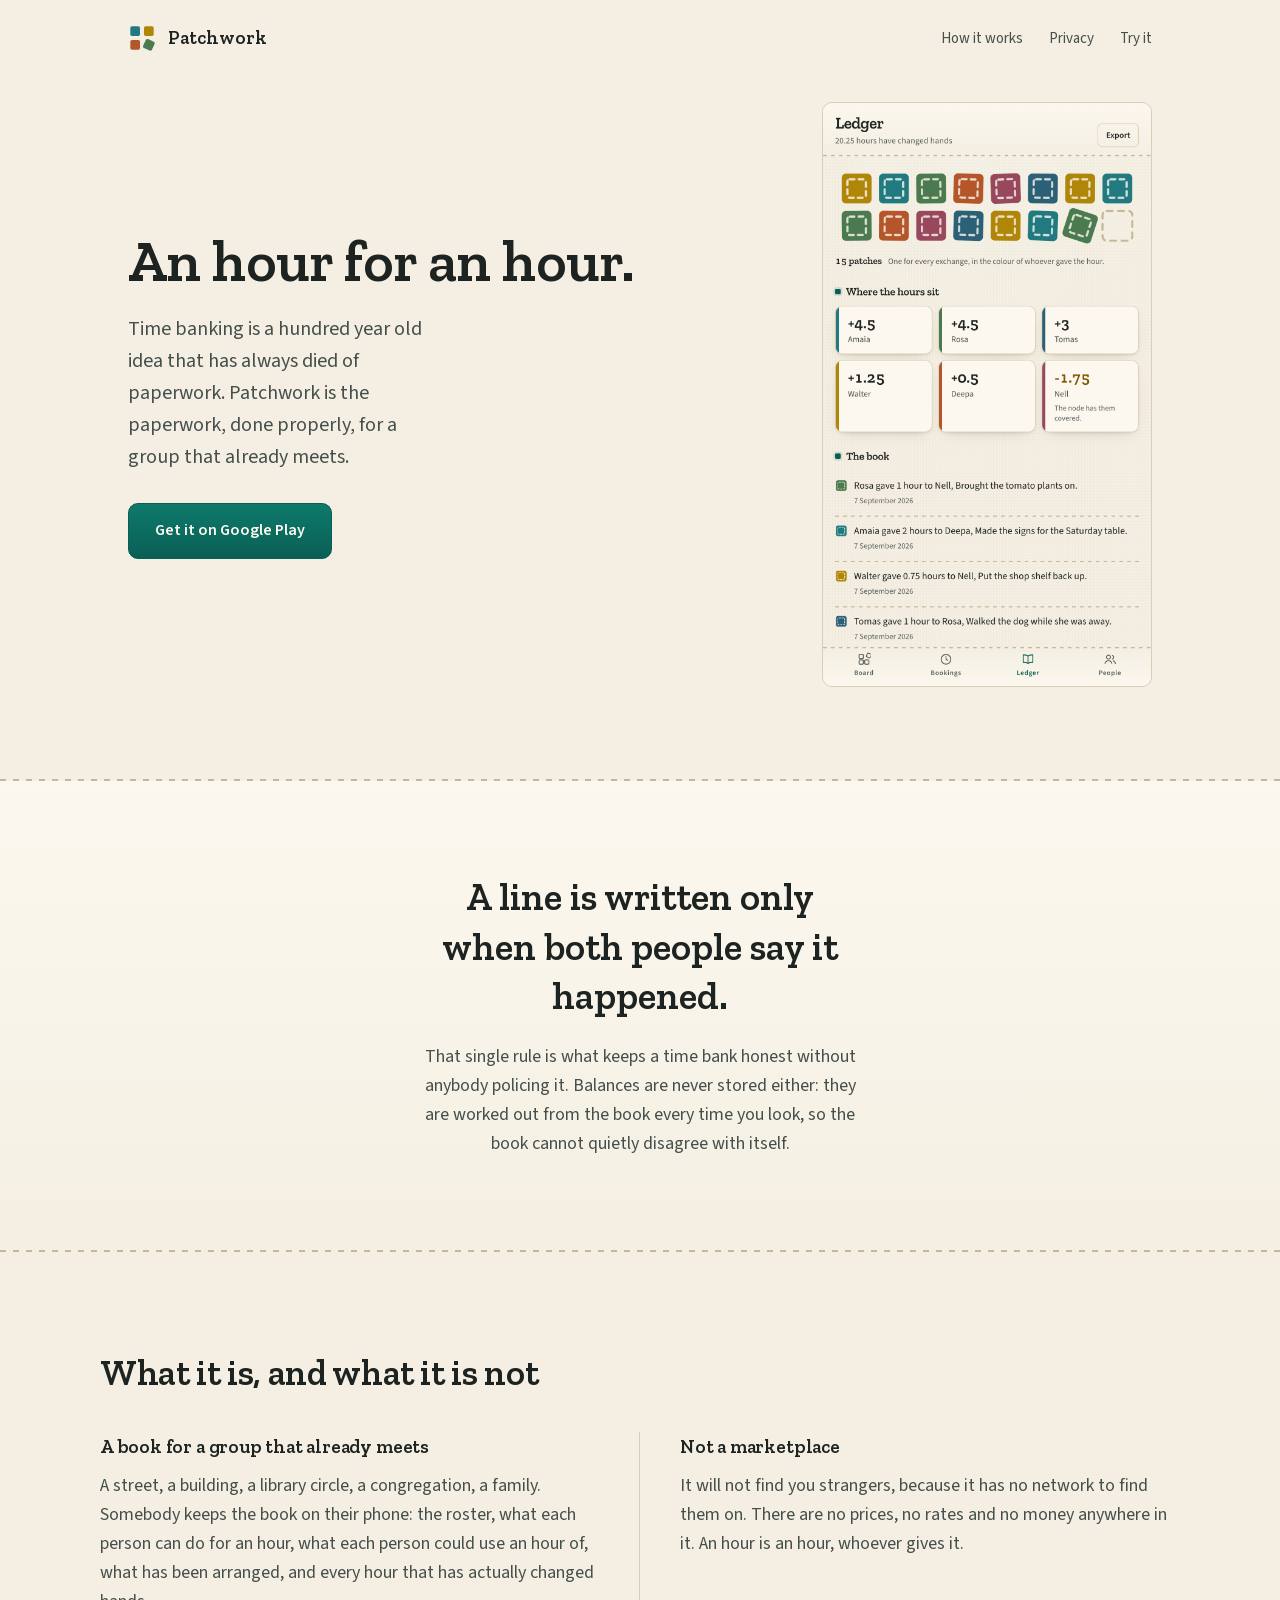
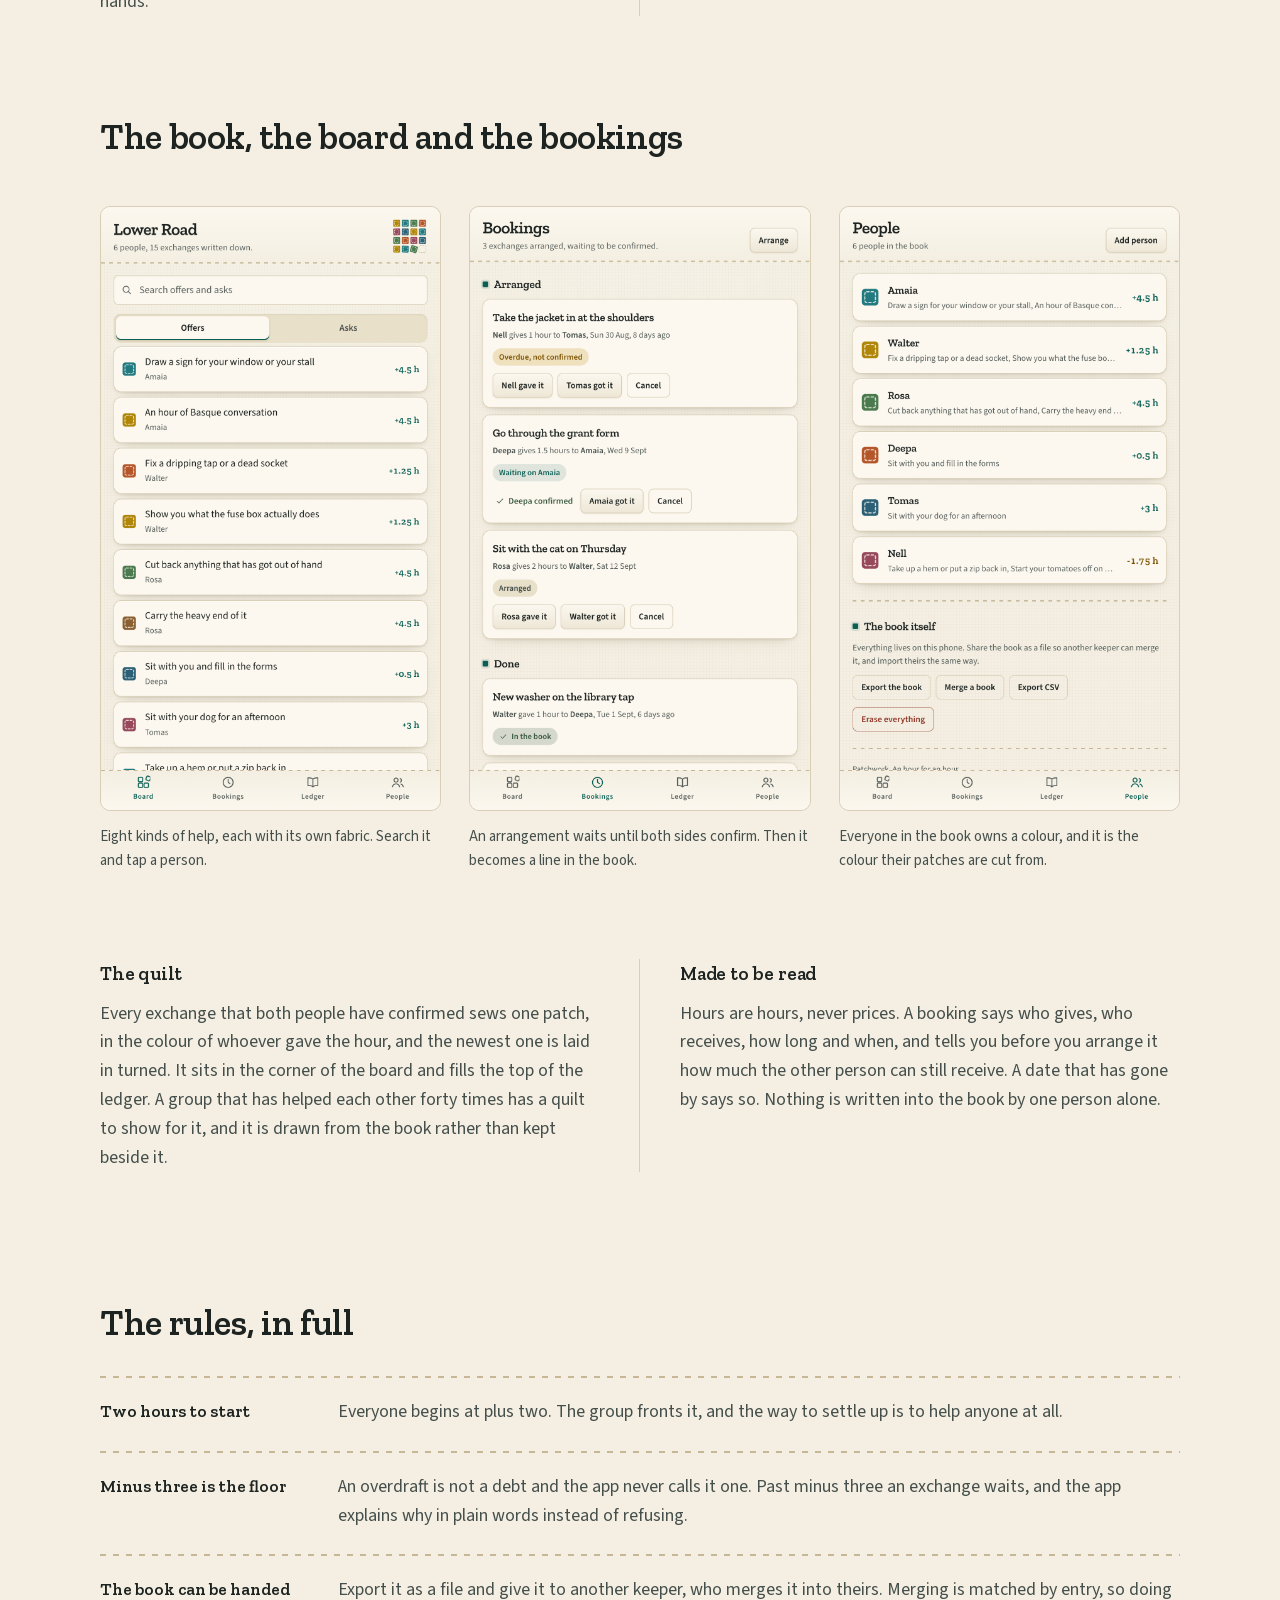
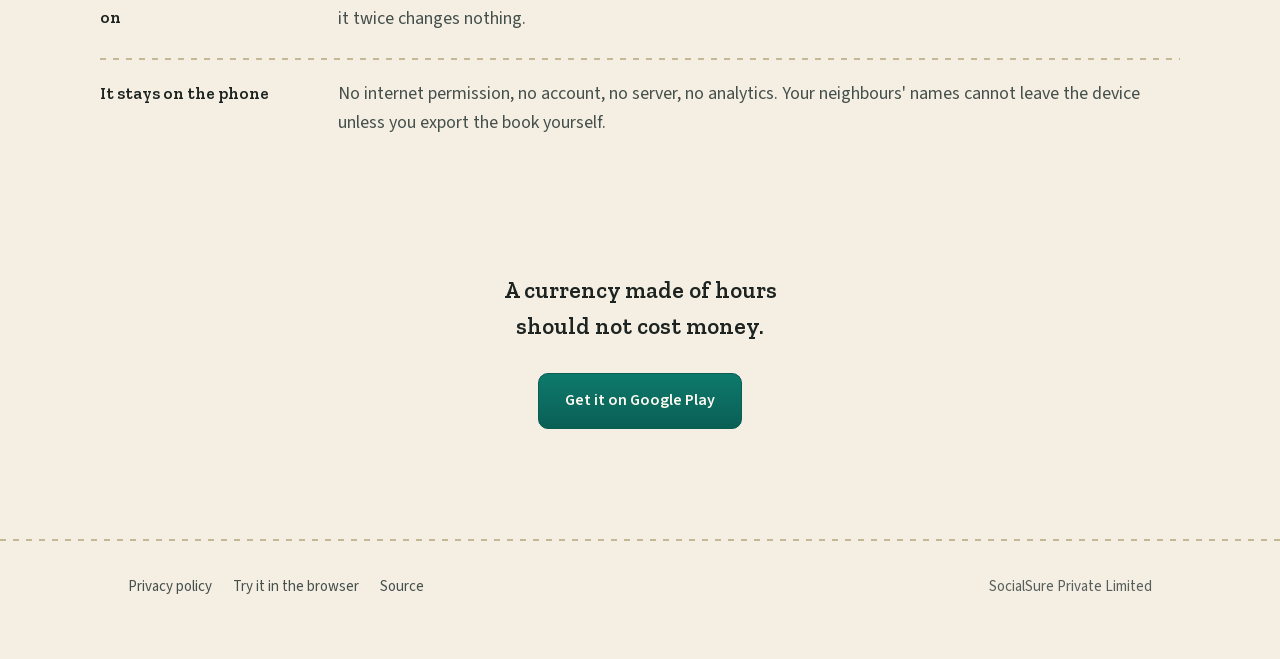
<file: docs/index.html>
<!doctype html>
<html lang="en">
<head>
<meta charset="utf-8">
<meta name="viewport" content="width=device-width, initial-scale=1">
<title>Patchwork. An hour for an hour.</title>
<meta name="description" content="A time bank ledger for a group that already meets. One hour given earns one hour, balances come from the book, and nothing leaves your phone.">
<meta property="og:title" content="Patchwork. An hour for an hour.">
<meta property="og:description" content="Time banking has always died of paperwork. This is the paperwork, done properly.">
<link rel="icon" href="shots/icon.png">
<link rel="stylesheet" href="fonts/fonts.css">
<style>
  :root {
    --paper: #F4EFE2; --card: #FCF8EF; --kraft: #E9E0CA; --ink: #1D2321; --soft: #454F4C;
    --faint: #575F5C; --hair: #D9CEB5; --stitch: #C6B896;
    --accent: #0A5F55; --accent-2: #0E7A6C; --on-accent: #FCF8EF; --gold: #7E5604;
    --sans: "Source Sans 3", system-ui, -apple-system, sans-serif;
    --slab: "Zilla Slab", Georgia, serif;
    --c-make: #217A80; --c-teach: #B08608; --c-grow: #4A7A4E; --c-repair: #B4562A;
  }
  @media (prefers-color-scheme: dark) {
    :root { --paper: #121817; --card: #1A2120; --kraft: #232B29; --ink: #EAE5D7; --soft: #AEB7B2;
            --faint: #98A29D; --hair: #333C39; --stitch: #3D4643;
            --accent: #5BC9B4; --accent-2: #7FDCC9; --on-accent: #0E1413; --gold: #E0B44E;
            --c-make: #5CC0C7; --c-teach: #E5B84E; --c-grow: #85C08A; --c-repair: #E58A56; }
  }
  * { box-sizing: border-box; }
  body { margin: 0; background: var(--paper); color: var(--ink); font-family: var(--sans);
         font-size: 18px; line-height: 1.6; -webkit-font-smoothing: antialiased; }
  .wrap { max-width: 1080px; margin: 0 auto; padding: 0 28px; }
  a { color: var(--accent); }
  h1, h2, h3 { font-family: var(--slab); font-weight: 600; letter-spacing: -0.01em; }

  .cta { display: inline-block; background-color: var(--accent);
         background-image: linear-gradient(180deg, var(--accent-2), var(--accent));
         color: var(--on-accent); text-decoration: none; font-weight: 600;
         padding: 14px 26px; border-radius: 10px; font-size: 16px; border: 1px solid var(--accent);
         transition: transform .15s ease; }
  .cta:active { transform: translateY(1px); }

  nav { display: flex; align-items: center; justify-content: space-between; height: 76px; }
  .mark { display: flex; align-items: center; gap: 12px; font-family: var(--slab); font-size: 19px; }
  .quilt { display: block; }
  nav a { color: var(--soft); text-decoration: none; font-size: 15px; margin-left: 22px; }
  nav a:hover { color: var(--ink); }

  .hero { display: grid; grid-template-columns: 1.05fr .95fr; gap: 56px; align-items: center; padding: 26px 0 92px; }
  .hero h1 { font-size: clamp(38px, 5vw, 58px); line-height: 1.08; margin: 0 0 20px; }
  .hero p { font-size: 20px; color: var(--soft); margin: 0 0 30px; max-width: 32ch; }
  .shot { width: 100%; height: auto; border-radius: 10px; border: 1px solid var(--hair); display: block; }
  .hero .shot { max-width: 330px; margin-left: auto; }

  .seam { height: 2px; background-image: repeating-linear-gradient(90deg, var(--stitch) 0 6px, transparent 6px 13px); }
  .rule-band { padding: 92px 0; text-align: center;
    background: linear-gradient(180deg, var(--card), var(--paper)); }
  .rule-band p.big { font-family: var(--slab); font-size: clamp(26px, 3.6vw, 38px); line-height: 1.3;
    margin: 0 auto 22px; max-width: 20ch; }
  .rule-band p.after { color: var(--soft); max-width: 48ch; margin: 0 auto; }

  .not { padding: 92px 0; }
  .not h2 { font-size: clamp(28px, 3.2vw, 36px); margin: 0 0 30px; }
  .cols { display: grid; grid-template-columns: 1fr 1fr; gap: 0; }
  .cols > div { padding: 0 40px; }
  .cols > div:first-child { padding-left: 0; border-right: 1px solid var(--hair); }
  .cols > div:last-child { padding-right: 0; }
  .cols h3 { margin: 0 0 10px; font-size: 19px; }
  .cols p { margin: 0; color: var(--soft); }

  .gallery { padding: 0 0 60px; }
  .gallery h2 { font-size: clamp(28px, 3.2vw, 36px); margin: 0 0 40px; }
  .strip { display: grid; grid-template-columns: repeat(3, 1fr); gap: 28px; }
  .strip figure { margin: 0; }
  .strip figcaption { color: var(--soft); font-size: 15px; margin-top: 14px; }

  .facts { padding: 30px 0 92px; }
  .facts h2 { font-size: clamp(28px, 3.2vw, 36px); margin: 0 0 22px; }
  .row { display: grid; grid-template-columns: 13rem 1fr; gap: 30px; padding: 22px 0;
    border-top: 2px solid transparent;
    background-image: repeating-linear-gradient(90deg, var(--stitch) 0 6px, transparent 6px 13px);
    background-size: 13px 2px; background-repeat: repeat-x; background-position: 0 0; }
  .row .k { font-family: var(--slab); font-size: 17px; }
  .row p { margin: 0; color: var(--soft); }

  .close { text-align: center; padding: 20px 0 110px; }
  .close p { font-family: var(--slab); font-size: 23px; max-width: 26ch; margin: 0 auto 28px; }

  footer { padding: 34px 0 60px; color: var(--faint); font-size: 15px; }
  footer .r { display: flex; justify-content: space-between; gap: 20px; flex-wrap: wrap; }
  footer a { color: var(--soft); text-decoration: none; margin-right: 18px; }

  .reveal { opacity: 0; transform: translateY(14px); transition: opacity .6s ease, transform .6s ease; }
  .reveal.in { opacity: 1; transform: none; }
  @media (prefers-reduced-motion: reduce) { .reveal { opacity: 1; transform: none; transition: none } }

  @media (max-width: 860px) {
    .hero { grid-template-columns: 1fr; gap: 36px; }
    .hero .shot { max-width: 300px; margin: 0 auto; }
    .cols { grid-template-columns: 1fr; }
    .cols > div { padding: 0 0 26px; }
    .cols > div:first-child { border-right: 0; border-bottom: 1px solid var(--hair); margin-bottom: 26px; }
    .strip { grid-template-columns: 1fr; max-width: 330px; margin: 0 auto; gap: 40px; }
    .row { grid-template-columns: 1fr; gap: 6px; }
    nav a { margin-left: 14px; font-size: 14px; }
  }
</style>
</head>
<body>

<div class="wrap">
  <nav>
    <span class="mark">
      <svg class="quilt" width="28" height="28" viewBox="26 26 56 56" aria-hidden="true">
        <rect x="30.6" y="30.6" width="19.4" height="19.4" rx="3.4" fill="var(--c-make)"/>
        <rect x="58" y="30.6" width="19.4" height="19.4" rx="3.4" fill="var(--c-teach)"/>
        <rect x="30.6" y="58" width="19.4" height="19.4" rx="3.4" fill="var(--c-repair)"/>
        <g transform="translate(67.7 67.7) rotate(25)">
          <rect x="-9.7" y="-9.7" width="19.4" height="19.4" rx="3.4" fill="var(--c-grow)"/></g>
      </svg>
      Patchwork
    </span>
    <span>
      <a href="#how">How it works</a>
      <a href="privacy-policy.html">Privacy</a>
      <a href="play/">Try it</a>
    </span>
  </nav>

  <header class="hero">
    <div>
      <h1>An hour for an hour.</h1>
      <p>Time banking is a hundred year old idea that has always died of paperwork. Patchwork is the
        paperwork, done properly, for a group that already meets.</p>
      <a class="cta" href="https://play.google.com/store/apps/details?id=com.mohdshayan.patchwork">Get it on Google Play</a>
    </div>
    <img class="shot reveal" src="shots/02-ledger.png" width="1080" height="1920"
         alt="The ledger: the quilt, six balances, and the book of exchanges written in plain sentences.">
  </header>
</div>

<div class="seam"></div>
<section class="rule-band">
  <div class="wrap">
    <p class="big">A line is written only when both people say it happened.</p>
    <p class="after">That single rule is what keeps a time bank honest without anybody policing it.
      Balances are never stored either: they are worked out from the book every time you look, so the
      book cannot quietly disagree with itself.</p>
  </div>
</section>
<div class="seam"></div>

<section class="not wrap" id="how">
  <h2>What it is, and what it is not</h2>
  <div class="cols">
    <div>
      <h3>A book for a group that already meets</h3>
      <p>A street, a building, a library circle, a congregation, a family. Somebody keeps the book on
        their phone: the roster, what each person can do for an hour, what each person could use an hour
        of, what has been arranged, and every hour that has actually changed hands.</p>
    </div>
    <div>
      <h3>Not a marketplace</h3>
      <p>It will not find you strangers, because it has no network to find them on. There are no prices,
        no rates and no money anywhere in it. An hour is an hour, whoever gives it.</p>
    </div>
  </div>
</section>

<section class="gallery wrap">
  <h2>The book, the board and the bookings</h2>
  <div class="strip">
    <figure class="reveal">
      <img class="shot" src="shots/01-board.png" width="1080" height="1920" alt="The board: offers listed with a colour for each kind of help.">
      <figcaption>Eight kinds of help, each with its own fabric. Search it and tap a person.</figcaption>
    </figure>
    <figure class="reveal">
      <img class="shot" src="shots/03-bookings.png" width="1080" height="1920" alt="A booking waiting for both people to confirm it happened.">
      <figcaption>An arrangement waits until both sides confirm. Then it becomes a line in the book.</figcaption>
    </figure>
    <figure class="reveal">
      <img class="shot" src="shots/06-people.png" width="1080" height="1920" alt="The roster, with each person's fabric colour, what they offer and their balance in hours.">
      <figcaption>Everyone in the book owns a colour, and it is the colour their patches are cut from.</figcaption>
    </figure>
  </div>
</section>

<section class="wrap" style="padding: 26px 0 92px">
  <div class="cols">
    <div>
      <h3>The quilt</h3>
      <p>Every exchange that both people have confirmed sews one patch, in the colour of whoever gave
        the hour, and the newest one is laid in turned. It sits in the corner of the board and fills
        the top of the ledger. A group that has helped each other forty times has a quilt to show for
        it, and it is drawn from the book rather than kept beside it.</p>
    </div>
    <div>
      <h3>Made to be read</h3>
      <p>Hours are hours, never prices. A booking says who gives, who receives, how long and when, and
        tells you before you arrange it how much the other person can still receive. A date that has
        gone by says so. Nothing is written into the book by one person alone.</p>
    </div>
  </div>
</section>

<section class="facts wrap">
  <h2>The rules, in full</h2>
  <div class="row"><div class="k">Two hours to start</div>
    <p>Everyone begins at plus two. The group fronts it, and the way to settle up is to help anyone at all.</p></div>
  <div class="row"><div class="k">Minus three is the floor</div>
    <p>An overdraft is not a debt and the app never calls it one. Past minus three an exchange waits, and
      the app explains why in plain words instead of refusing.</p></div>
  <div class="row"><div class="k">The book can be handed on</div>
    <p>Export it as a file and give it to another keeper, who merges it into theirs. Merging is matched by
      entry, so doing it twice changes nothing.</p></div>
  <div class="row"><div class="k">It stays on the phone</div>
    <p>No internet permission, no account, no server, no analytics. Your neighbours' names cannot leave
      the device unless you export the book yourself.</p></div>
</section>

<section class="close wrap">
  <p>A currency made of hours should not cost money.</p>
  <a class="cta" href="https://play.google.com/store/apps/details?id=com.mohdshayan.patchwork">Get it on Google Play</a>
</section>

<div class="seam"></div>
<footer>
  <div class="wrap r">
    <span>
      <a href="privacy-policy.html">Privacy policy</a>
      <a href="play/">Try it in the browser</a>
      <a href="https://github.com/shayanmohd/patchwork">Source</a>
    </span>
    <span>SocialSure Private Limited</span>
  </div>
</footer>

<script>
  const io = new IntersectionObserver((es) => {
    for (const e of es) if (e.isIntersecting) { e.target.classList.add('in'); io.unobserve(e.target) }
  }, { threshold: 0.15 });
  document.querySelectorAll('.reveal').forEach(el => io.observe(el));
</script>
</body>
</html>
</file>
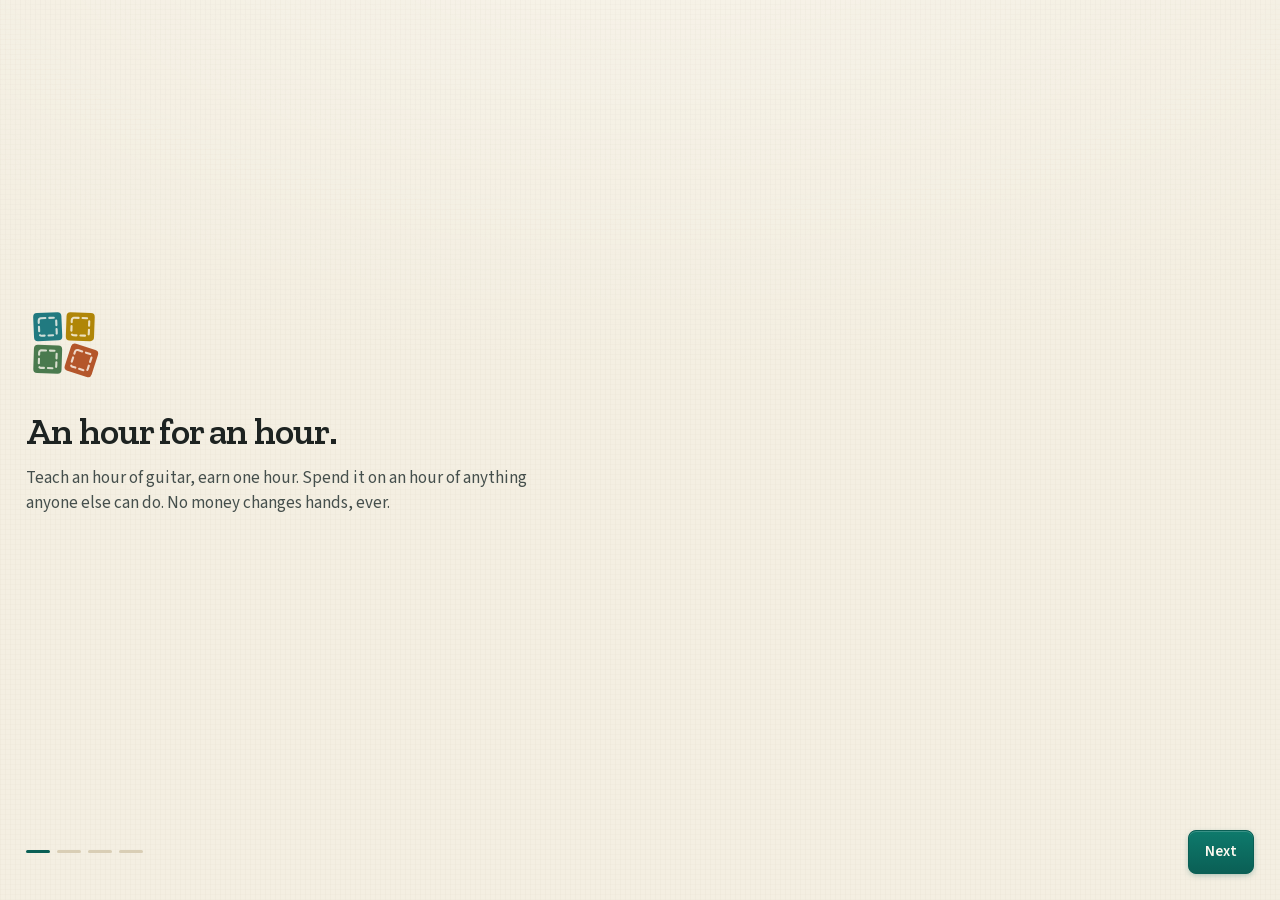
<file: web/index.html>
<!doctype html>
<html lang="en">
<head>
<meta charset="utf-8">
<meta name="viewport" content="width=device-width, initial-scale=1, maximum-scale=1, user-scalable=no, viewport-fit=cover">
<meta name="color-scheme" content="light dark">
<title>Patchwork</title>
<link rel="icon" href="data:,">
<link rel="stylesheet" href="fonts/fonts.css">
<link rel="stylesheet" href="css/style.css">
</head>
<body>

<!-- One stroke width, one corner language, one set of caps. Every glyph in the app comes from here. -->
<svg width="0" height="0" aria-hidden="true" style="position:absolute">
  <defs>
    <g id="stroke-defaults"></g>
  </defs>
  <symbol id="i-board" viewBox="0 0 24 24">
    <rect x="3.2" y="3.2" width="7.6" height="7.6" rx="1.6"/>
    <rect x="13.2" y="13.2" width="7.6" height="7.6" rx="1.6"/>
    <rect x="3.2" y="13.2" width="7.6" height="7.6" rx="1.6"/>
    <rect x="16.9" y="1.6" width="7.2" height="7.2" rx="1.6" transform="rotate(24 20.5 5.2)"/>
  </symbol>
  <symbol id="i-bookings" viewBox="0 0 24 24">
    <circle cx="12" cy="12" r="8.6"/>
    <path d="M12 6.9V12l3.4 2.1"/>
  </symbol>
  <symbol id="i-ledger" viewBox="0 0 24 24">
    <path d="M12 6.3v13.4"/>
    <path d="M12 6.3C10.4 4.9 8.3 4.2 5.6 4.2H3.4v13.3h2.2c2.7 0 4.8.7 6.4 2.2"/>
    <path d="M12 6.3c1.6-1.4 3.7-2.1 6.4-2.1h2.2v13.3h-2.2c-2.7 0-4.8.7-6.4 2.2"/>
  </symbol>
  <symbol id="i-people" viewBox="0 0 24 24">
    <circle cx="9.2" cy="8.1" r="3.5"/>
    <path d="M3 19.6c.6-3.2 3.1-5.1 6.2-5.1s5.6 1.9 6.2 5.1"/>
    <path d="M16.2 5.2a3.5 3.5 0 0 1 0 6.6"/>
    <path d="M17.6 14.9c2.1.5 3.6 2.2 4.1 4.7"/>
  </symbol>
  <symbol id="i-search" viewBox="0 0 24 24">
    <circle cx="10.6" cy="10.6" r="6.4"/>
    <path d="M15.4 15.4 20 20"/>
  </symbol>
  <symbol id="i-plus" viewBox="0 0 24 24">
    <path d="M12 5.6v12.8M5.6 12h12.8"/>
  </symbol>
  <symbol id="i-check" viewBox="0 0 24 24">
    <path d="m5 12.6 4.6 4.4L19 6.9"/>
  </symbol>
  <symbol id="i-share" viewBox="0 0 24 24">
    <path d="M12 15.4V3.8"/>
    <path d="m7.9 7.9 4.1-4.1 4.1 4.1"/>
    <path d="M4.6 13.9v4.6c0 .9.8 1.7 1.7 1.7h11.4c.9 0 1.7-.8 1.7-1.7v-4.6"/>
  </symbol>
  <symbol id="i-merge" viewBox="0 0 24 24">
    <path d="M12 3.8v11.6"/>
    <path d="m7.9 11.3 4.1 4.1 4.1-4.1"/>
    <path d="M4.6 13.9v4.6c0 .9.8 1.7 1.7 1.7h11.4c.9 0 1.7-.8 1.7-1.7v-4.6"/>
  </symbol>
</svg>

<main id="stage">

  <!-- ONBOARDING -->
  <section class="screen" id="onboard" hidden>
    <div class="ob-track" id="obTrack">
      <div class="ob-mark" id="obMark"></div>
      <article class="ob-card is-on">
        <h1>An hour for an hour.</h1>
        <p>Teach an hour of guitar, earn one hour. Spend it on an hour of anything anyone else can do.
          No money changes hands, ever.</p>
      </article>
      <article class="ob-card">
        <h1>This is the book, not the market.</h1>
        <p>Patchwork keeps the ledger for a group that already meets: a street, a building, a library
          circle, a family. It does not find you strangers, and it has no network to find them on.</p>
      </article>
      <article class="ob-card">
        <h1>The node fronts you two hours.</h1>
        <p>Everyone starts at plus two and may go to minus three. An overdraft is not a debt, it is the
          group covering you until you help someone.</p>
      </article>
      <article class="ob-card">
        <h1>Who keeps this book?</h1>
        <div class="field"><label for="obName">Your name</label>
          <input id="obName" type="text" autocomplete="off" placeholder="Amaia" maxlength="60">
          <span class="err" id="obNameErr" hidden></span></div>
        <div class="field"><label for="obNode">What is the group called?</label>
          <input id="obNode" type="text" autocomplete="off" placeholder="Lower Road" maxlength="40"></div>
      </article>
    </div>
    <div class="ob-foot">
      <div class="ob-dots" id="obDots"></div>
      <button class="btn primary" id="obNext">Next</button>
    </div>
  </section>

  <!-- BOARD -->
  <section class="screen view" id="v-board" hidden>
    <header class="top">
      <div class="headtext"><h1 id="nodeName">The node</h1><p class="sub" id="boardSub"></p></div>
      <button class="quilt-btn" id="quiltMini" aria-label="Open the ledger"></button>
    </header>
    <div class="scroller">
      <div class="searchwrap">
        <svg width="18" height="18" fill="none" stroke="currentColor" stroke-width="1.75"
             stroke-linecap="round" stroke-linejoin="round"><use href="#i-search"/></svg>
        <input type="search" id="boardSearch" placeholder="Search offers and asks" aria-label="Search the board">
      </div>
      <div class="segbar" role="tablist">
        <button class="seg is-on" data-board="offers" role="tab" aria-selected="true">Offers</button>
        <button class="seg" data-board="asks" role="tab" aria-selected="false">Asks</button>
      </div>
      <div id="boardList" class="stagger"></div>
      <div class="empty" id="boardEmpty" hidden></div>
    </div>
  </section>

  <!-- BOOKINGS -->
  <section class="screen view" id="v-bookings" hidden>
    <header class="top">
      <div class="headtext"><h1>Bookings</h1><p class="sub" id="bookingSub">Arranged, and waiting to be confirmed.</p></div>
      <button class="btn small" id="newBookingTop">Arrange</button>
    </header>
    <div class="scroller">
      <div id="bookingList" class="stagger"></div>
      <div class="empty" id="bookingEmpty" hidden></div>
    </div>
  </section>

  <!-- LEDGER -->
  <section class="screen view" id="v-ledger" hidden>
    <header class="top">
      <div class="headtext"><h1>Ledger</h1><p class="sub" id="ledgerSub"></p></div>
      <button class="btn small ghost" id="ledgerExport">Export</button>
    </header>
    <div class="scroller">
      <div id="quiltBig"></div>
      <h2 class="h2">Where the hours sit</h2>
      <div class="balances" id="balances"></div>
      <h2 class="h2">The book</h2>
      <div id="ledgerList"></div>
      <div class="empty" id="ledgerEmpty" hidden></div>
    </div>
  </section>

  <!-- PEOPLE -->
  <section class="screen view" id="v-people" hidden>
    <header class="top">
      <div class="headtext"><h1>People</h1><p class="sub" id="peopleSub"></p></div>
      <button class="btn small" id="addPerson">Add person</button>
    </header>
    <div class="scroller">
      <div id="peopleList" class="stagger"></div>
      <div class="empty" id="peopleEmpty" hidden></div>
      <hr class="rule">
      <h2 class="h2">The book itself</h2>
      <p class="help">Everything lives on this phone. Share the book as a file so another keeper can
        merge it, and import theirs the same way.</p>
      <div class="btnrow">
        <button class="btn small ghost" id="exportJson">Export the book</button>
        <label class="btn small ghost filelabel" for="importFile">Merge a book</label>
        <input type="file" id="importFile" accept="application/json,.json" hidden>
        <button class="btn small ghost" id="exportCsv">Export CSV</button>
      </div>
      <p class="help" id="ioNote"></p>
      <div class="btnrow"><button class="btn small danger" id="eraseBtn">Erase everything</button></div>
      <hr class="rule">
      <p class="colophon">Patchwork. An hour for an hour.<br>Version 1.0.1</p>
    </div>
  </section>
</main>

<nav id="tabs" hidden>
  <button data-view="board" class="tab is-on">
    <svg width="22" height="22" fill="none" stroke="currentColor" stroke-width="1.75"
         stroke-linecap="round" stroke-linejoin="round"><use href="#i-board"/></svg>Board</button>
  <button data-view="bookings" class="tab">
    <svg width="22" height="22" fill="none" stroke="currentColor" stroke-width="1.75"
         stroke-linecap="round" stroke-linejoin="round"><use href="#i-bookings"/></svg>Bookings</button>
  <button data-view="ledger" class="tab">
    <svg width="22" height="22" fill="none" stroke="currentColor" stroke-width="1.75"
         stroke-linecap="round" stroke-linejoin="round"><use href="#i-ledger"/></svg>Ledger</button>
  <button data-view="people" class="tab">
    <svg width="22" height="22" fill="none" stroke="currentColor" stroke-width="1.75"
         stroke-linecap="round" stroke-linejoin="round"><use href="#i-people"/></svg>People</button>
</nav>

<!-- SHEETS -->
<div class="sheet" id="sheet" hidden role="dialog" aria-modal="true">
  <div class="sheet-panel" id="sheetPanel"></div>
</div>

<p id="toast" class="toast" role="status" hidden></p>

<script src="js/store.js"></script>
<script src="js/art.js"></script>
<script src="js/app.js"></script>
</body>
</html>
</file>
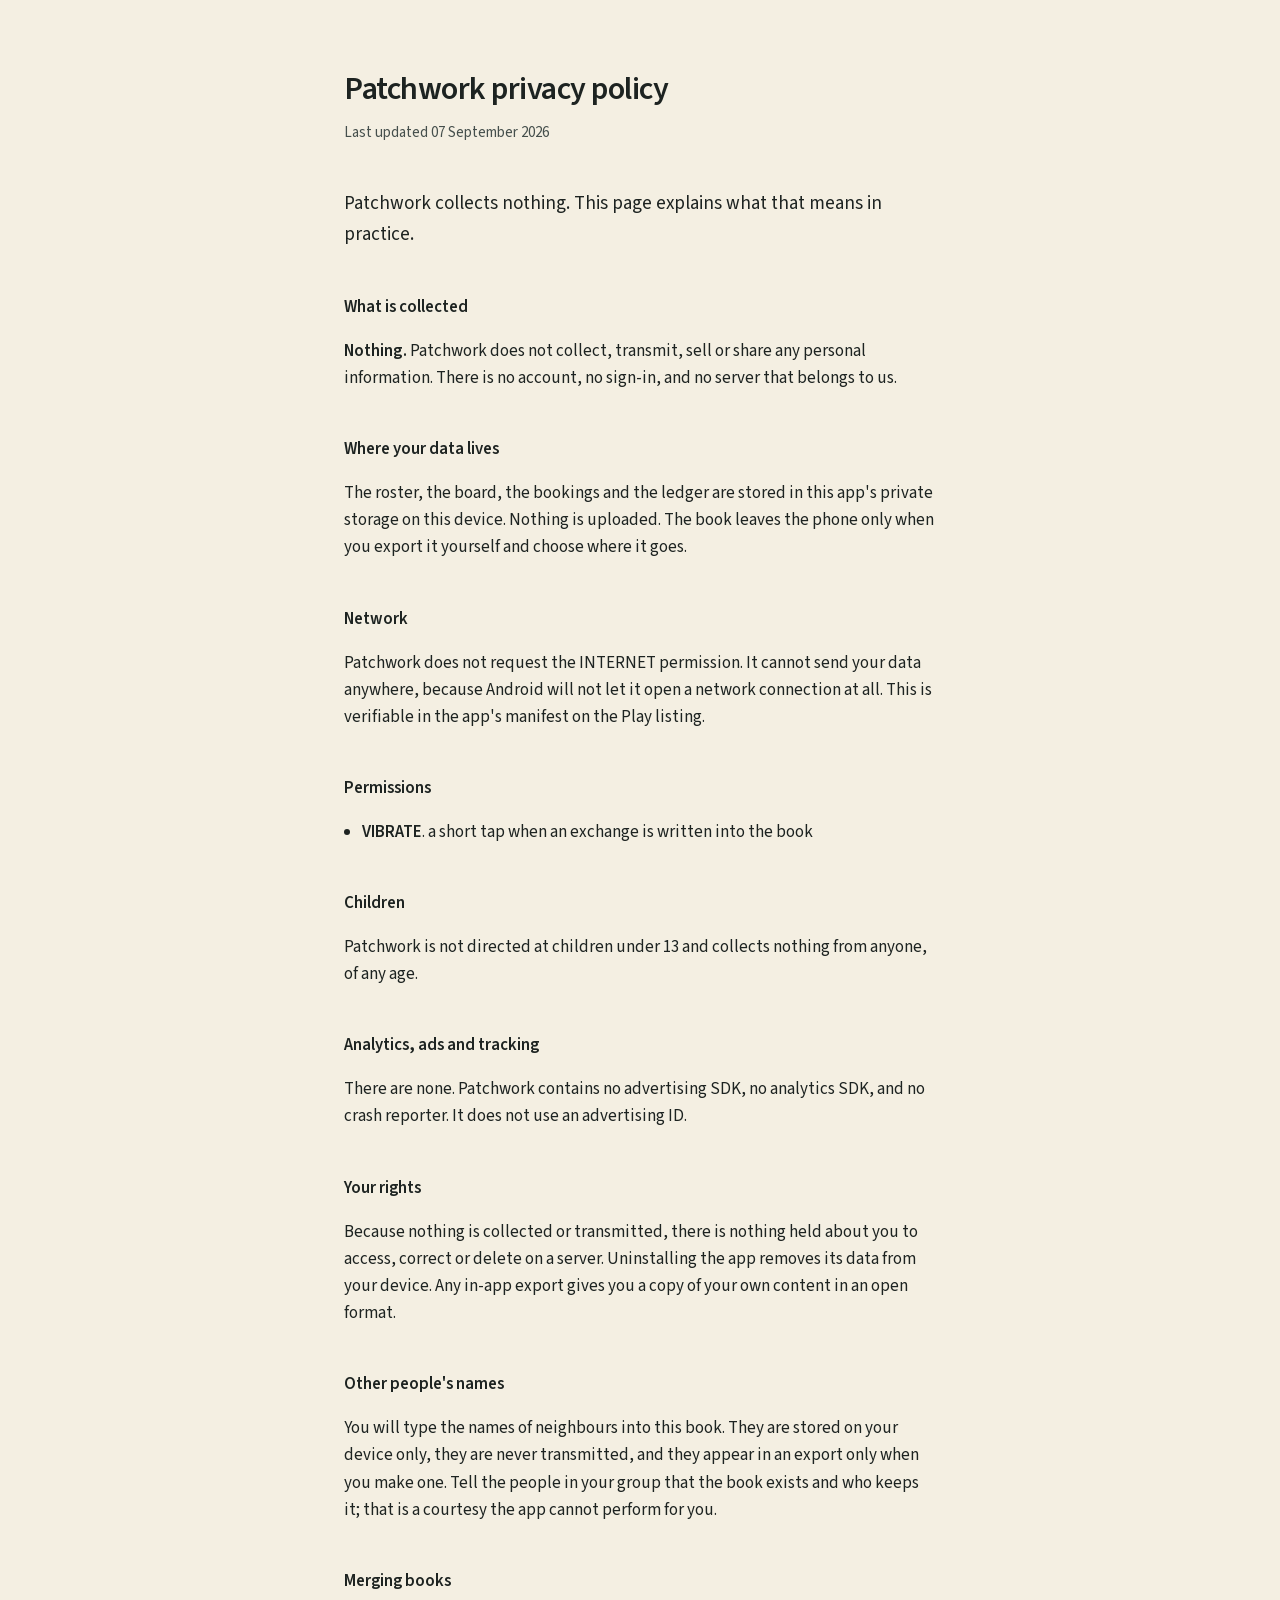
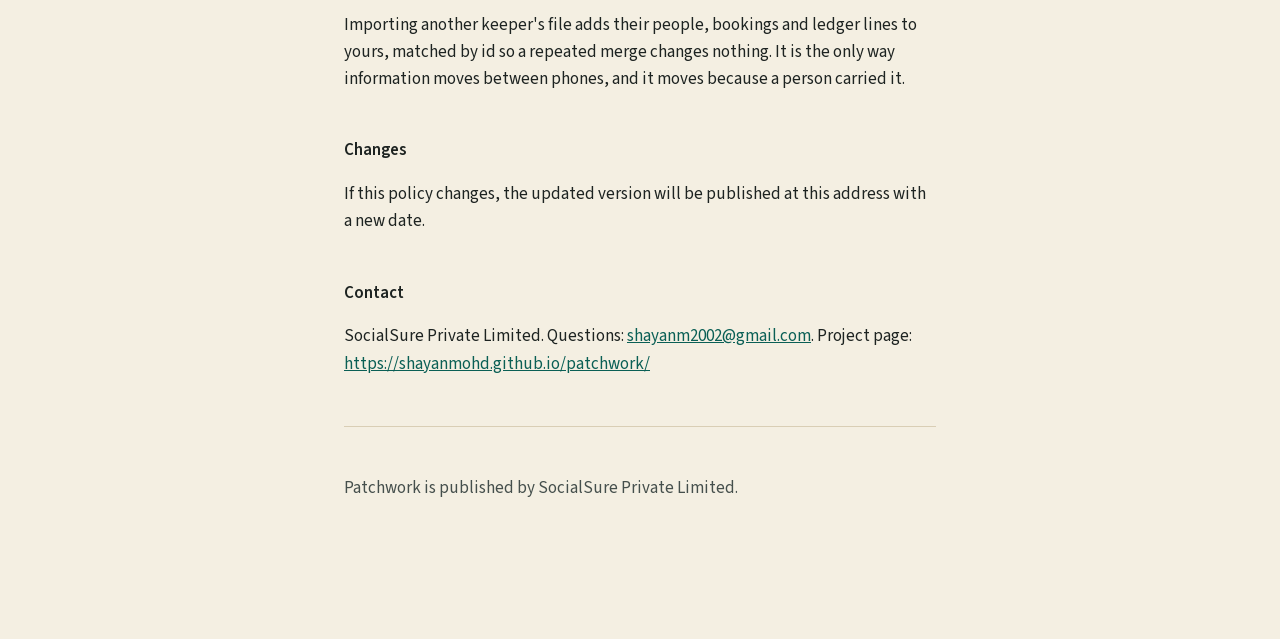
<file: docs/privacy-policy.html>
<!doctype html>
<html lang="en">
<head>
<meta charset="utf-8">
<meta name="viewport" content="width=device-width, initial-scale=1">
<title>Patchwork privacy policy</title>
<link rel="stylesheet" href="fonts/fonts.css">
<style>
  :root { color-scheme: light dark; --bg:#F4EFE2; --fg:#1D2321; --muted:#454F4C; --hair:#D9CEB5; --accent:#0A5F55; }
  @media (prefers-color-scheme: dark) {
    :root { --bg:#121817; --fg:#EAE5D7; --muted:#AEB7B2; --hair:#333C39; --accent:#5BC9B4; }
  }
  * { box-sizing: border-box; }
  body { margin: 0 auto; padding: 64px 24px 120px; max-width: 40rem;
    font-family: 'Source Sans 3', system-ui, -apple-system, sans-serif; font-size: 17px; line-height: 1.6;
    background: var(--bg); color: var(--fg); }
  h1 { font-size: 2rem; letter-spacing: -0.015em; margin: 0 0 6px; font-weight: 600; }
  h2 { font-size: 1.05rem; margin: 44px 0 8px; font-weight: 600; }
  .meta { color: var(--muted); margin: 0 0 44px; font-size: 15px; }
  p, li { color: var(--fg); }
  .muted { color: var(--muted); }
  ul { padding-left: 1.1rem; }
  li { margin-bottom: 6px; }
  a { color: var(--accent); }
  hr { border: 0; border-top: 1px solid var(--hair); margin: 48px 0; }
  .lead { font-size: 19px; }
</style>
</head>
<body>
<h1>Patchwork privacy policy</h1>
<p class="meta">Last updated 07 September 2026</p>

<p class="lead">Patchwork collects nothing. This page explains what that means in practice.</p>

<h2>What is collected</h2>
<p><b>Nothing.</b> Patchwork does not collect, transmit, sell or share any personal information. There is no account, no sign-in, and no server that belongs to us.</p>

<h2>Where your data lives</h2>
<p>The roster, the board, the bookings and the ledger are stored in this app&#x27;s private storage on this device. Nothing is uploaded. The book leaves the phone only when you export it yourself and choose where it goes.</p>

<h2>Network</h2>
<p>Patchwork does not request the INTERNET permission. It cannot send your data anywhere, because Android will not let it open a network connection at all. This is verifiable in the app's manifest on the Play listing.</p>

<h2>Permissions</h2>
<ul><li><b>VIBRATE</b>. a short tap when an exchange is written into the book</li></ul>

<h2>Children</h2>
<p>Patchwork is not directed at children under 13 and collects nothing from anyone, of any age.</p>

<h2>Analytics, ads and tracking</h2>
<p>There are none. Patchwork contains no advertising SDK, no analytics SDK, and no crash reporter.
It does not use an advertising ID.</p>

<h2>Your rights</h2>
<p>Because nothing is collected or transmitted, there is nothing held about you to access, correct or
delete on a server. Uninstalling the app removes its data from your device. Any in-app export gives
you a copy of your own content in an open format.</p>
<h2>Other people&#x27;s names</h2><p>You will type the names of neighbours into this book. They are stored on your device only, they are never transmitted, and they appear in an export only when you make one. Tell the people in your group that the book exists and who keeps it; that is a courtesy the app cannot perform for you.</p><h2>Merging books</h2><p>Importing another keeper&#x27;s file adds their people, bookings and ledger lines to yours, matched by id so a repeated merge changes nothing. It is the only way information moves between phones, and it moves because a person carried it.</p>
<h2>Changes</h2>
<p>If this policy changes, the updated version will be published at this address with a new date.</p>

<h2>Contact</h2>
<p>SocialSure Private Limited. Questions: <a href="mailto:shayanm2002@gmail.com">shayanm2002@gmail.com</a>. Project page: <a href="https://shayanmohd.github.io/patchwork/">https://shayanmohd.github.io/patchwork/</a></p>

<hr>
<p class="muted">Patchwork is published by SocialSure Private Limited.</p>
</body>
</html>
</file>
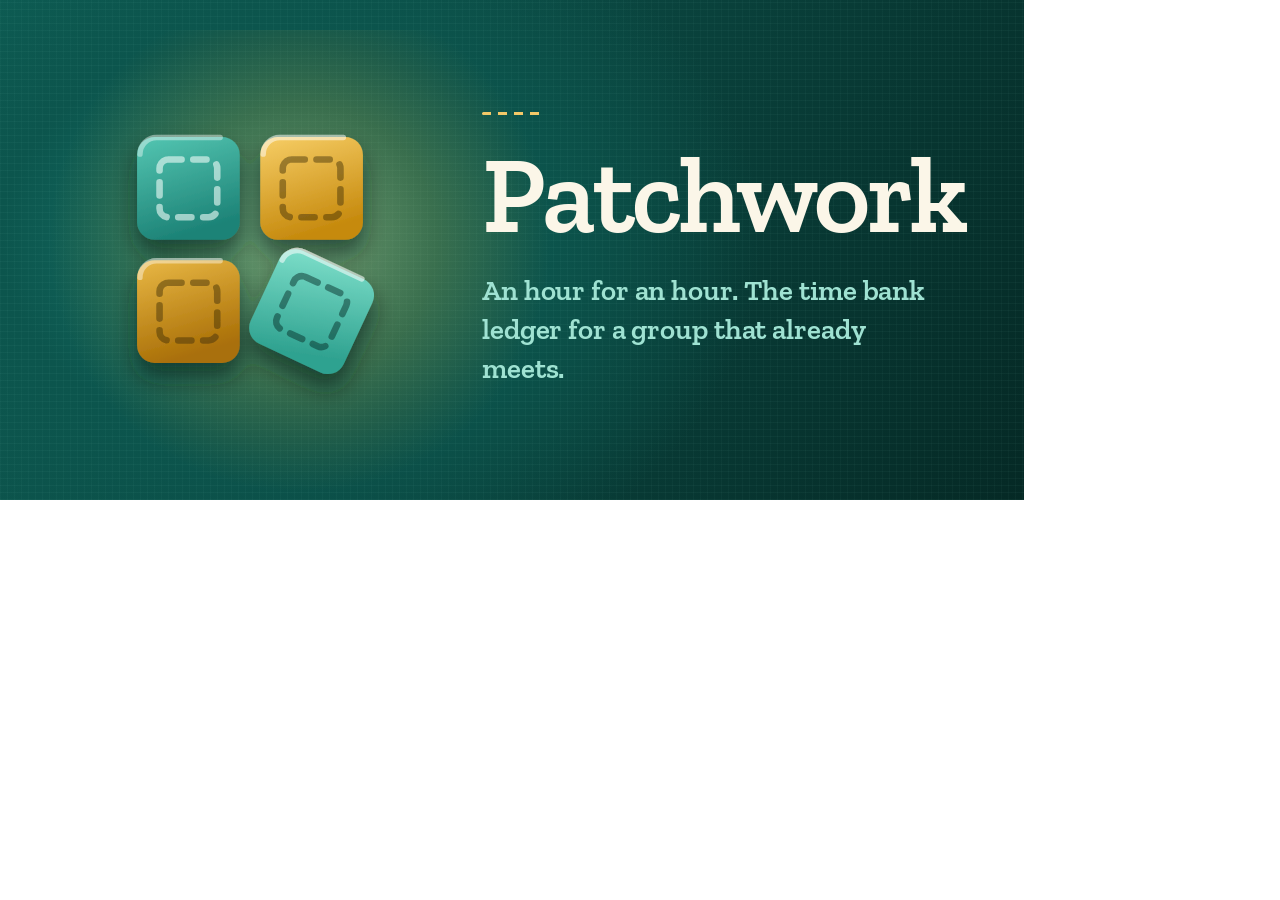
<file: store/feature.html>
<!doctype html>
<html><head><meta charset="utf-8"><style>
  @font-face { font-family: "Display"; src: url("display.ttf") format("truetype"); font-weight: 600; }
  * { margin: 0; padding: 0; box-sizing: border-box; }
  html, body { width: 1024px; height: 500px; overflow: hidden; }
  .stage {
    position: relative; width: 1024px; height: 500px; display: flex; align-items: center;
    background:
      radial-gradient(62% 96% at 26% 48%, #17786C 0%, #0C554D 42%, transparent 78%),
      linear-gradient(118deg, #0E5F56 0%, #0A4640 46%, #052925 100%);
    font-family: "Source", "Helvetica Neue", Helvetica, Arial, sans-serif;
    overflow: hidden;
  }
  /* the weave, the same cloth the icon is sewn onto */
  .stage::before {
    content: ''; position: absolute; inset: 0;
    background-image:
      repeating-linear-gradient(0deg, #9FEEDC0A 0 1px, transparent 1px 7px),
      repeating-linear-gradient(90deg, #9FEEDC08 0 1px, transparent 1px 7px);
  }
  /* warm light through the cloth, behind the block */
  .stage::after {
    content: ''; position: absolute; left: 40px; top: 30px; width: 520px; height: 460px;
    background: radial-gradient(circle at 50% 46%, #FFD97A63 0%, #E0A52633 38%, transparent 70%);
  }
  .mark { position: relative; z-index: 2; margin-left: 74px; flex: none; }
  .words { position: relative; z-index: 2; margin-left: 56px; }
  .tack { width: 62px; height: 3px; border-radius: 2px; margin-bottom: 26px;
    background-image: repeating-linear-gradient(90deg, #F3C868 0 9px, transparent 9px 16px); }
  h1 { font-family: "Display", Georgia, serif; font-weight: 600; font-size: 108px; line-height: 1;
    color: #FBF6E8; letter-spacing: -0.028em; }
  p { font-family: "Display", Georgia, serif; font-weight: 600; font-size: 29px; line-height: 1.34;
    color: #9FE2D2; margin-top: 22px; max-width: 470px; letter-spacing: -0.004em; }
  p b { color: #F3C868; font-weight: 600; }
  /* loose stitches tacking the cloth down, as in the icon */
  /* one loose stitch tacking the cloth, low and quiet, as in the icon */
  .tack-br { position: absolute; right: 78px; bottom: 54px; width: 112px; height: 3px; z-index: 1;
    background-image: repeating-linear-gradient(90deg, #7FE0CB33 0 9px, transparent 9px 17px); }
</style></head>
<body>
<div class="stage">
  <svg class="mark" width="352" height="352" viewBox="18 18 72 72">
    <defs>
      <linearGradient id="tA" x1="0" y1="0" x2="0.3" y2="1">
        <stop offset="0" stop-color="#54C6B2"/><stop offset="1" stop-color="#1D8377"/></linearGradient>
      <linearGradient id="tB" x1="0" y1="0" x2="0.3" y2="1">
        <stop offset="0" stop-color="#7FE0CB"/><stop offset="1" stop-color="#2FA290"/></linearGradient>
      <linearGradient id="gA" x1="0" y1="0" x2="0.3" y2="1">
        <stop offset="0" stop-color="#F7CE66"/><stop offset="1" stop-color="#C68A0E"/></linearGradient>
      <linearGradient id="gB" x1="0" y1="0" x2="0.3" y2="1">
        <stop offset="0" stop-color="#E9B845"/><stop offset="1" stop-color="#A96F07"/></linearGradient>
      <filter id="c" filterUnits="userSpaceOnUse" x="0" y="0" width="108" height="108">
        <feGaussianBlur in="SourceAlpha" stdDeviation="2.4"/><feOffset dy="2.8" result="o"/>
        <feFlood flood-color="#02201D" flood-opacity="0.6"/><feComposite in2="o" operator="in"/>
        <feMerge><feMergeNode/><feMergeNode in="SourceGraphic"/></feMerge></filter>
      <g id="s"><rect x="-10.5" y="-10.5" width="21" height="21" rx="3.6"/></g>
    </defs>
    <g filter="url(#c)">
      <g transform="translate(41.4 41.4)"><use href="#s" fill="url(#tA)"/>
        <rect x="-5.9" y="-5.9" width="11.8" height="11.8" rx="1.8" fill="none" stroke="#EAFBF6"
          stroke-opacity="0.62" stroke-width="1.35" stroke-dasharray="2.7 2.4" stroke-linecap="round"/>
        <path d="M-9.9 -7a3.4 3.4 0 0 1 3.4-3.4h13" fill="none" stroke="#FFF" stroke-opacity="0.4" stroke-width="1.1" stroke-linecap="round"/></g>
      <g transform="translate(66.6 41.4)"><use href="#s" fill="url(#gA)"/>
        <rect x="-5.9" y="-5.9" width="11.8" height="11.8" rx="1.8" fill="none" stroke="#3A2A05"
          stroke-opacity="0.45" stroke-width="1.35" stroke-dasharray="2.7 2.4" stroke-linecap="round"/>
        <path d="M-9.9 -7a3.4 3.4 0 0 1 3.4-3.4h13" fill="none" stroke="#FFF" stroke-opacity="0.5" stroke-width="1.1" stroke-linecap="round"/></g>
      <g transform="translate(41.4 66.6)"><use href="#s" fill="url(#gB)"/>
        <rect x="-5.9" y="-5.9" width="11.8" height="11.8" rx="1.8" fill="none" stroke="#3A2A05"
          stroke-opacity="0.45" stroke-width="1.35" stroke-dasharray="2.7 2.4" stroke-linecap="round"/>
        <path d="M-9.9 -7a3.4 3.4 0 0 1 3.4-3.4h13" fill="none" stroke="#FFF" stroke-opacity="0.42" stroke-width="1.1" stroke-linecap="round"/></g>
      <g transform="translate(66.6 66.6) rotate(25)"><use href="#s" fill="url(#tB)"/>
        <rect x="-5.9" y="-5.9" width="11.8" height="11.8" rx="1.8" fill="none" stroke="#08322C"
          stroke-opacity="0.5" stroke-width="1.35" stroke-dasharray="2.7 2.4" stroke-linecap="round"/>
        <path d="M-9.9 -7a3.4 3.4 0 0 1 3.4-3.4h13" fill="none" stroke="#FFF" stroke-opacity="0.55" stroke-width="1.1" stroke-linecap="round"/></g>
    </g>
  </svg>
  <div class="words">
    <div class="tack"></div>
    <h1>Patchwork</h1>
    <p>An hour for an hour. The time bank ledger for a group that already meets.</p>
  </div>
</div>
</body></html>
</file>
<file: docs/fonts/fonts.css>
/* cyrillic-ext */
@font-face {
  font-family: 'Source Sans 3';
  font-style: normal;
  font-weight: 400;
  font-display: swap;
  src: url(nwpStKy2OAdR1K-IwhWudF-R3wIaZejf5HdF8Q.woff2) format('woff2');
  unicode-range: U+0460-052F, U+1C80-1C8A, U+20B4, U+2DE0-2DFF, U+A640-A69F, U+FE2E-FE2F;
}
/* cyrillic */
@font-face {
  font-family: 'Source Sans 3';
  font-style: normal;
  font-weight: 400;
  font-display: swap;
  src: url(nwpStKy2OAdR1K-IwhWudF-R3wsaZejf5HdF8Q.woff2) format('woff2');
  unicode-range: U+0301, U+0400-045F, U+0490-0491, U+04B0-04B1, U+2116;
}
/* greek-ext */
@font-face {
  font-family: 'Source Sans 3';
  font-style: normal;
  font-weight: 400;
  font-display: swap;
  src: url(nwpStKy2OAdR1K-IwhWudF-R3wMaZejf5HdF8Q.woff2) format('woff2');
  unicode-range: U+1F00-1FFF;
}
/* greek */
@font-face {
  font-family: 'Source Sans 3';
  font-style: normal;
  font-weight: 400;
  font-display: swap;
  src: url(nwpStKy2OAdR1K-IwhWudF-R3wwaZejf5HdF8Q.woff2) format('woff2');
  unicode-range: U+0370-0377, U+037A-037F, U+0384-038A, U+038C, U+038E-03A1, U+03A3-03FF;
}
/* vietnamese */
@font-face {
  font-family: 'Source Sans 3';
  font-style: normal;
  font-weight: 400;
  font-display: swap;
  src: url(nwpStKy2OAdR1K-IwhWudF-R3wAaZejf5HdF8Q.woff2) format('woff2');
  unicode-range: U+0102-0103, U+0110-0111, U+0128-0129, U+0168-0169, U+01A0-01A1, U+01AF-01B0, U+0300-0301, U+0303-0304, U+0308-0309, U+0323, U+0329, U+1EA0-1EF9, U+20AB;
}
/* latin-ext */
@font-face {
  font-family: 'Source Sans 3';
  font-style: normal;
  font-weight: 400;
  font-display: swap;
  src: url(nwpStKy2OAdR1K-IwhWudF-R3wEaZejf5HdF8Q.woff2) format('woff2');
  unicode-range: U+0100-02BA, U+02BD-02C5, U+02C7-02CC, U+02CE-02D7, U+02DD-02FF, U+0304, U+0308, U+0329, U+1D00-1DBF, U+1E00-1E9F, U+1EF2-1EFF, U+2020, U+20A0-20AB, U+20AD-20C0, U+2113, U+2C60-2C7F, U+A720-A7FF;
}
/* latin */
@font-face {
  font-family: 'Source Sans 3';
  font-style: normal;
  font-weight: 400;
  font-display: swap;
  src: url(nwpStKy2OAdR1K-IwhWudF-R3w8aZejf5Hc.woff2) format('woff2');
  unicode-range: U+0000-00FF, U+0131, U+0152-0153, U+02BB-02BC, U+02C6, U+02DA, U+02DC, U+0304, U+0308, U+0329, U+2000-206F, U+20AC, U+2122, U+2191, U+2193, U+2212, U+2215, U+FEFF, U+FFFD;
}
/* cyrillic-ext */
@font-face {
  font-family: 'Source Sans 3';
  font-style: normal;
  font-weight: 600;
  font-display: swap;
  src: url(nwpStKy2OAdR1K-IwhWudF-R3wIaZejf5HdF8Q.woff2) format('woff2');
  unicode-range: U+0460-052F, U+1C80-1C8A, U+20B4, U+2DE0-2DFF, U+A640-A69F, U+FE2E-FE2F;
}
/* cyrillic */
@font-face {
  font-family: 'Source Sans 3';
  font-style: normal;
  font-weight: 600;
  font-display: swap;
  src: url(nwpStKy2OAdR1K-IwhWudF-R3wsaZejf5HdF8Q.woff2) format('woff2');
  unicode-range: U+0301, U+0400-045F, U+0490-0491, U+04B0-04B1, U+2116;
}
/* greek-ext */
@font-face {
  font-family: 'Source Sans 3';
  font-style: normal;
  font-weight: 600;
  font-display: swap;
  src: url(nwpStKy2OAdR1K-IwhWudF-R3wMaZejf5HdF8Q.woff2) format('woff2');
  unicode-range: U+1F00-1FFF;
}
/* greek */
@font-face {
  font-family: 'Source Sans 3';
  font-style: normal;
  font-weight: 600;
  font-display: swap;
  src: url(nwpStKy2OAdR1K-IwhWudF-R3wwaZejf5HdF8Q.woff2) format('woff2');
  unicode-range: U+0370-0377, U+037A-037F, U+0384-038A, U+038C, U+038E-03A1, U+03A3-03FF;
}
/* vietnamese */
@font-face {
  font-family: 'Source Sans 3';
  font-style: normal;
  font-weight: 600;
  font-display: swap;
  src: url(nwpStKy2OAdR1K-IwhWudF-R3wAaZejf5HdF8Q.woff2) format('woff2');
  unicode-range: U+0102-0103, U+0110-0111, U+0128-0129, U+0168-0169, U+01A0-01A1, U+01AF-01B0, U+0300-0301, U+0303-0304, U+0308-0309, U+0323, U+0329, U+1EA0-1EF9, U+20AB;
}
/* latin-ext */
@font-face {
  font-family: 'Source Sans 3';
  font-style: normal;
  font-weight: 600;
  font-display: swap;
  src: url(nwpStKy2OAdR1K-IwhWudF-R3wEaZejf5HdF8Q.woff2) format('woff2');
  unicode-range: U+0100-02BA, U+02BD-02C5, U+02C7-02CC, U+02CE-02D7, U+02DD-02FF, U+0304, U+0308, U+0329, U+1D00-1DBF, U+1E00-1E9F, U+1EF2-1EFF, U+2020, U+20A0-20AB, U+20AD-20C0, U+2113, U+2C60-2C7F, U+A720-A7FF;
}
/* latin */
@font-face {
  font-family: 'Source Sans 3';
  font-style: normal;
  font-weight: 600;
  font-display: swap;
  src: url(nwpStKy2OAdR1K-IwhWudF-R3w8aZejf5Hc.woff2) format('woff2');
  unicode-range: U+0000-00FF, U+0131, U+0152-0153, U+02BB-02BC, U+02C6, U+02DA, U+02DC, U+0304, U+0308, U+0329, U+2000-206F, U+20AC, U+2122, U+2191, U+2193, U+2212, U+2215, U+FEFF, U+FFFD;
}
/* latin-ext */
@font-face {
  font-family: 'Zilla Slab';
  font-style: normal;
  font-weight: 600;
  font-display: swap;
  src: url(dFa5ZfeM_74wlPZtksIFYuUe6H2pW3pwfa3Efg.woff2) format('woff2');
  unicode-range: U+0100-02BA, U+02BD-02C5, U+02C7-02CC, U+02CE-02D7, U+02DD-02FF, U+0304, U+0308, U+0329, U+1D00-1DBF, U+1E00-1E9F, U+1EF2-1EFF, U+2020, U+20A0-20AB, U+20AD-20C0, U+2113, U+2C60-2C7F, U+A720-A7FF;
}
/* latin */
@font-face {
  font-family: 'Zilla Slab';
  font-style: normal;
  font-weight: 600;
  font-display: swap;
  src: url(dFa5ZfeM_74wlPZtksIFYuUe6HOpW3pwfa0.woff2) format('woff2');
  unicode-range: U+0000-00FF, U+0131, U+0152-0153, U+02BB-02BC, U+02C6, U+02DA, U+02DC, U+0304, U+0308, U+0329, U+2000-206F, U+20AC, U+2122, U+2191, U+2193, U+2212, U+2215, U+FEFF, U+FFFD;
}
</file>
<file: web/fonts/fonts.css>
/* cyrillic-ext */
@font-face {
  font-family: 'Source Sans 3';
  font-style: normal;
  font-weight: 400;
  font-display: swap;
  src: url(nwpStKy2OAdR1K-IwhWudF-R3wIaZejf5HdF8Q.woff2) format('woff2');
  unicode-range: U+0460-052F, U+1C80-1C8A, U+20B4, U+2DE0-2DFF, U+A640-A69F, U+FE2E-FE2F;
}
/* cyrillic */
@font-face {
  font-family: 'Source Sans 3';
  font-style: normal;
  font-weight: 400;
  font-display: swap;
  src: url(nwpStKy2OAdR1K-IwhWudF-R3wsaZejf5HdF8Q.woff2) format('woff2');
  unicode-range: U+0301, U+0400-045F, U+0490-0491, U+04B0-04B1, U+2116;
}
/* greek-ext */
@font-face {
  font-family: 'Source Sans 3';
  font-style: normal;
  font-weight: 400;
  font-display: swap;
  src: url(nwpStKy2OAdR1K-IwhWudF-R3wMaZejf5HdF8Q.woff2) format('woff2');
  unicode-range: U+1F00-1FFF;
}
/* greek */
@font-face {
  font-family: 'Source Sans 3';
  font-style: normal;
  font-weight: 400;
  font-display: swap;
  src: url(nwpStKy2OAdR1K-IwhWudF-R3wwaZejf5HdF8Q.woff2) format('woff2');
  unicode-range: U+0370-0377, U+037A-037F, U+0384-038A, U+038C, U+038E-03A1, U+03A3-03FF;
}
/* vietnamese */
@font-face {
  font-family: 'Source Sans 3';
  font-style: normal;
  font-weight: 400;
  font-display: swap;
  src: url(nwpStKy2OAdR1K-IwhWudF-R3wAaZejf5HdF8Q.woff2) format('woff2');
  unicode-range: U+0102-0103, U+0110-0111, U+0128-0129, U+0168-0169, U+01A0-01A1, U+01AF-01B0, U+0300-0301, U+0303-0304, U+0308-0309, U+0323, U+0329, U+1EA0-1EF9, U+20AB;
}
/* latin-ext */
@font-face {
  font-family: 'Source Sans 3';
  font-style: normal;
  font-weight: 400;
  font-display: swap;
  src: url(nwpStKy2OAdR1K-IwhWudF-R3wEaZejf5HdF8Q.woff2) format('woff2');
  unicode-range: U+0100-02BA, U+02BD-02C5, U+02C7-02CC, U+02CE-02D7, U+02DD-02FF, U+0304, U+0308, U+0329, U+1D00-1DBF, U+1E00-1E9F, U+1EF2-1EFF, U+2020, U+20A0-20AB, U+20AD-20C0, U+2113, U+2C60-2C7F, U+A720-A7FF;
}
/* latin */
@font-face {
  font-family: 'Source Sans 3';
  font-style: normal;
  font-weight: 400;
  font-display: swap;
  src: url(nwpStKy2OAdR1K-IwhWudF-R3w8aZejf5Hc.woff2) format('woff2');
  unicode-range: U+0000-00FF, U+0131, U+0152-0153, U+02BB-02BC, U+02C6, U+02DA, U+02DC, U+0304, U+0308, U+0329, U+2000-206F, U+20AC, U+2122, U+2191, U+2193, U+2212, U+2215, U+FEFF, U+FFFD;
}
/* cyrillic-ext */
@font-face {
  font-family: 'Source Sans 3';
  font-style: normal;
  font-weight: 600;
  font-display: swap;
  src: url(nwpStKy2OAdR1K-IwhWudF-R3wIaZejf5HdF8Q.woff2) format('woff2');
  unicode-range: U+0460-052F, U+1C80-1C8A, U+20B4, U+2DE0-2DFF, U+A640-A69F, U+FE2E-FE2F;
}
/* cyrillic */
@font-face {
  font-family: 'Source Sans 3';
  font-style: normal;
  font-weight: 600;
  font-display: swap;
  src: url(nwpStKy2OAdR1K-IwhWudF-R3wsaZejf5HdF8Q.woff2) format('woff2');
  unicode-range: U+0301, U+0400-045F, U+0490-0491, U+04B0-04B1, U+2116;
}
/* greek-ext */
@font-face {
  font-family: 'Source Sans 3';
  font-style: normal;
  font-weight: 600;
  font-display: swap;
  src: url(nwpStKy2OAdR1K-IwhWudF-R3wMaZejf5HdF8Q.woff2) format('woff2');
  unicode-range: U+1F00-1FFF;
}
/* greek */
@font-face {
  font-family: 'Source Sans 3';
  font-style: normal;
  font-weight: 600;
  font-display: swap;
  src: url(nwpStKy2OAdR1K-IwhWudF-R3wwaZejf5HdF8Q.woff2) format('woff2');
  unicode-range: U+0370-0377, U+037A-037F, U+0384-038A, U+038C, U+038E-03A1, U+03A3-03FF;
}
/* vietnamese */
@font-face {
  font-family: 'Source Sans 3';
  font-style: normal;
  font-weight: 600;
  font-display: swap;
  src: url(nwpStKy2OAdR1K-IwhWudF-R3wAaZejf5HdF8Q.woff2) format('woff2');
  unicode-range: U+0102-0103, U+0110-0111, U+0128-0129, U+0168-0169, U+01A0-01A1, U+01AF-01B0, U+0300-0301, U+0303-0304, U+0308-0309, U+0323, U+0329, U+1EA0-1EF9, U+20AB;
}
/* latin-ext */
@font-face {
  font-family: 'Source Sans 3';
  font-style: normal;
  font-weight: 600;
  font-display: swap;
  src: url(nwpStKy2OAdR1K-IwhWudF-R3wEaZejf5HdF8Q.woff2) format('woff2');
  unicode-range: U+0100-02BA, U+02BD-02C5, U+02C7-02CC, U+02CE-02D7, U+02DD-02FF, U+0304, U+0308, U+0329, U+1D00-1DBF, U+1E00-1E9F, U+1EF2-1EFF, U+2020, U+20A0-20AB, U+20AD-20C0, U+2113, U+2C60-2C7F, U+A720-A7FF;
}
/* latin */
@font-face {
  font-family: 'Source Sans 3';
  font-style: normal;
  font-weight: 600;
  font-display: swap;
  src: url(nwpStKy2OAdR1K-IwhWudF-R3w8aZejf5Hc.woff2) format('woff2');
  unicode-range: U+0000-00FF, U+0131, U+0152-0153, U+02BB-02BC, U+02C6, U+02DA, U+02DC, U+0304, U+0308, U+0329, U+2000-206F, U+20AC, U+2122, U+2191, U+2193, U+2212, U+2215, U+FEFF, U+FFFD;
}
/* latin-ext */
@font-face {
  font-family: 'Zilla Slab';
  font-style: normal;
  font-weight: 600;
  font-display: swap;
  src: url(dFa5ZfeM_74wlPZtksIFYuUe6H2pW3pwfa3Efg.woff2) format('woff2');
  unicode-range: U+0100-02BA, U+02BD-02C5, U+02C7-02CC, U+02CE-02D7, U+02DD-02FF, U+0304, U+0308, U+0329, U+1D00-1DBF, U+1E00-1E9F, U+1EF2-1EFF, U+2020, U+20A0-20AB, U+20AD-20C0, U+2113, U+2C60-2C7F, U+A720-A7FF;
}
/* latin */
@font-face {
  font-family: 'Zilla Slab';
  font-style: normal;
  font-weight: 600;
  font-display: swap;
  src: url(dFa5ZfeM_74wlPZtksIFYuUe6HOpW3pwfa0.woff2) format('woff2');
  unicode-range: U+0000-00FF, U+0131, U+0152-0153, U+02BB-02BC, U+02C6, U+02DA, U+02DC, U+0304, U+0308, U+0329, U+2000-206F, U+20AC, U+2122, U+2191, U+2193, U+2212, U+2215, U+FEFF, U+FFFD;
}
</file>
<file: web/css/style.css>
/* Patchwork. The quilt is the idea: cloth, dye and running stitch.
   Cream and kraft paper, one teal accent, mustard in the fabric, a stitched hairline
   wherever another app would draw a plain rule. */

:root {
  /* paper and ink */
  --paper: #F4EFE2;
  --paper-2: #EFE8D8;      /* the fold: a second tone of the same cloth */
  --card: #FCF8EF;
  --kraft: #E9E0CA;
  --ink: #1D2321;
  --soft: #454F4C;
  --faint: #575F5C;
  --hair: #D9CEB5;
  --stitch: #C6B896;       /* the thread on light cloth */
  --accent: #0A5F55;       /* deep teal: the one accent */
  --accent-2: #0E7A6C;     /* the lit edge of the same teal */
  --accent-wash: #0A5F551F;
  --on-accent: #FCF8EF;
  --gold: #7E5604;         /* mustard, dyed down far enough to read as text */
  --gold-cloth: #C08A11;   /* mustard as cloth, never as text */
  --danger: #8C2F1F;
  --good: #3A5A41;
  --shadow: 0 1px 0 #FFFFFFB0 inset, 0 2px 5px -2px #4A3D1E33, 0 10px 22px -14px #4A3D1E4D;
  --shadow-lift: 0 1px 0 #FFFFFFC0 inset, 0 3px 8px -2px #4A3D1E3D, 0 16px 30px -16px #4A3D1E5C;

  --r: 12px;
  --r-sm: 8px;
  --sans: "Source Sans 3", system-ui, -apple-system, "Segoe UI", sans-serif;
  --slab: "Zilla Slab", Georgia, serif;

  /* the fabric: one bolt of cloth, teal at one end and mustard at the other */
  --c-make: #217A80;   /* teal, one end of the bolt */
  --c-admin: #2C6076;  /* deep sea */
  --c-grow: #4A7A4E;   /* moss */
  --c-other: #8A7340;  /* flax */
  --c-teach: #B08608;  /* mustard, the other end */
  --c-move: #8A6032;   /* kraft */
  --c-repair: #B4562A; /* rust */
  --c-care: #97485C;   /* madder */
  --thread: #FCF8EFCC;     /* the stitch drawn on a patch */

  --fast: .16s;
  --slow: .34s;
  --ease: cubic-bezier(.2, .9, .3, 1);
}

@media (prefers-color-scheme: dark) {
  :root {
    --paper: #121817;
    --paper-2: #0E1413;
    --card: #1A2120;
    --kraft: #232B29;
    --ink: #EAE5D7;
    --soft: #AEB7B2;
    --faint: #98A29D;
    --hair: #333C39;
    --stitch: #3D4643;
    --accent: #5BC9B4;
    --accent-2: #7FDCC9;
    --accent-wash: #5BC9B426;
    --on-accent: #0E1413;
    --gold: #E0B44E;
    --gold-cloth: #D9A93F;
    --danger: #EE9184;
    --good: #8FC79C;
    --shadow: 0 1px 0 #FFFFFF14 inset, 0 2px 6px -2px #00000080, 0 12px 26px -16px #000000A6;
    --shadow-lift: 0 1px 0 #FFFFFF1F inset, 0 4px 10px -2px #00000099, 0 18px 34px -18px #000000BF;
    --c-make: #5CC0C7; --c-admin: #74AECA; --c-grow: #85C08A; --c-other: #C7B173;
    --c-teach: #E5B84E; --c-move: #CE9E63; --c-repair: #E58A56; --c-care: #D68CA0;
    --thread: #0E141399;
  }
}

* { box-sizing: border-box; -webkit-tap-highlight-color: transparent; }

html, body {
  margin: 0; height: 100%;
  background: var(--paper);
  color: var(--ink);
  font-family: var(--sans);
  font-size: 17px; line-height: 1.5;
  -webkit-font-smoothing: antialiased;
  overscroll-behavior: none;
  font-variant-numeric: tabular-nums;
}

/* The cloth: a woven texture, drawn once and tiled. Two thread directions, very faint,
   so surfaces read as fabric rather than as flat rectangles. */
body::before {
  content: ''; position: fixed; inset: 0; pointer-events: none; z-index: 0;
  opacity: .55;
  background-image:
    repeating-linear-gradient(90deg, #8A7A5A0E 0 1px, transparent 1px 5px),
    repeating-linear-gradient(0deg, #8A7A5A0A 0 1px, transparent 1px 5px),
    radial-gradient(130% 85% at 50% -12%, #FFFFFF73, transparent 62%);
}
@media (prefers-color-scheme: dark) {
  body::before {
    opacity: .45;
    background-image:
      repeating-linear-gradient(90deg, #FFFFFF05 0 1px, transparent 1px 5px),
      repeating-linear-gradient(0deg, #FFFFFF04 0 1px, transparent 1px 5px),
      radial-gradient(130% 85% at 50% -12%, #5BC9B416, transparent 62%);
  }
}

#stage { position: fixed; inset: 0 0 var(--tabh, 0px) 0; z-index: 1; }
body.has-tabs { --tabh: calc(64px + var(--sab, 0px)); }
.screen { position: absolute; inset: 0; display: flex; flex-direction: column; }
.screen[hidden] { display: none !important; }

/* ---------- the running stitch, the app's one line ---------- */
/* A dashed rule with a shadow thread under it: a real seam, not a border. */
.seam {
  height: 2px; flex: none;
  background-image: repeating-linear-gradient(90deg, var(--stitch) 0 6px, transparent 6px 13px);
  background-position: 0 0; background-repeat: repeat-x; background-size: 13px 2px;
}

/* ---------- top bars ---------- */
.top {
  position: relative; display: flex; align-items: flex-end; justify-content: space-between;
  gap: 14px; padding: calc(18px + var(--sat, 0px)) 20px 15px;
  background-color: var(--paper);
  background-image: linear-gradient(180deg, var(--card), var(--paper));
}
.top::after {
  content: ''; position: absolute; left: 0; right: 0; bottom: 0; height: 2px;
  background-image: repeating-linear-gradient(90deg, var(--stitch) 0 6px, transparent 6px 13px);
}
.top h1 {
  font-family: var(--slab); font-size: 27px; font-weight: 600; margin: 0;
  letter-spacing: -0.018em; line-height: 1.1; text-wrap: balance;
  overflow-wrap: anywhere;
}
.sub { margin: 4px 0 0; font-size: 14px; color: var(--faint); letter-spacing: .006em; }
.top .headtext { min-width: 0; }
.scroller { flex: 1; overflow-y: auto; -webkit-overflow-scrolling: touch; padding: 18px 20px 44px; }

h2.h2 {
  display: flex; align-items: center; gap: 9px;
  font-family: var(--slab); font-size: 18px; font-weight: 600; margin: 26px 0 10px;
  letter-spacing: -0.008em; text-wrap: balance;
}
h2.h2::before { content: ''; flex: none; width: 9px; height: 9px; border-radius: 2px;
  background: var(--accent); box-shadow: 0 0 0 3px var(--accent-wash); }
h2.h2:first-child { margin-top: 4px; }
.help { font-size: 14px; color: var(--faint); margin: 8px 0 0; overflow-wrap: anywhere; }
.colophon { font-size: 13px; color: var(--faint); margin-top: 22px; }
.rule { border: 0; height: 2px; margin: 26px 0 18px;
  background-image: repeating-linear-gradient(90deg, var(--stitch) 0 6px, transparent 6px 13px); }

/* ---------- empty states, each with its own drawing ---------- */
.empty { margin: 26px 0 0; text-align: center; }
.empty svg { display: block; margin: 0 auto 14px; }
.empty p { color: var(--faint); font-size: 15px; margin: 0 auto; max-width: 27rem; text-wrap: balance; }
.empty p.lead { color: var(--soft); font-size: 17px; font-family: var(--slab); font-weight: 600; margin-bottom: 6px; }
.empty[hidden] { display: none !important; }

/* ---------- controls ---------- */
.btn {
  position: relative; font: inherit; font-size: 15px; font-weight: 600;
  background-color: var(--card);
  background-image: linear-gradient(180deg, var(--card), var(--paper-2));
  color: var(--ink); border: 1px solid var(--hair); border-radius: var(--r-sm);
  padding: 10px 16px; cursor: pointer; letter-spacing: .004em;
  box-shadow: 0 1px 0 #FFFFFF99 inset, 0 1px 2px #4A3D1E1F;
  transition: transform var(--fast) var(--ease), box-shadow var(--fast) var(--ease), opacity var(--fast);
}
@media (prefers-color-scheme: dark) { .btn { box-shadow: 0 1px 0 #FFFFFF0F inset, 0 1px 2px #00000066; } }
.btn:active { transform: scale(.965); box-shadow: 0 1px 2px #4A3D1E14; }
.btn.primary {
  background-color: var(--accent);
  background-image: linear-gradient(180deg, var(--accent-2), var(--accent));
  border-color: var(--accent); color: var(--on-accent);
  box-shadow: 0 1px 0 #FFFFFF2E inset, 0 2px 6px -1px #0A5F5559;
}
.btn.small { padding: 8px 13px; font-size: 14px; }
.btn.ghost { background-color: transparent; background-image: none; box-shadow: none; }
.btn.danger { color: var(--danger); border-color: color-mix(in srgb, var(--danger) 45%, var(--hair));
  background-color: transparent; background-image: none; box-shadow: none; }
.btn[disabled] { opacity: .45; cursor: default; transform: none; }
.btn[disabled]:active { transform: none; }
.btn:focus-visible, .seg:focus-visible, .tab:focus-visible, .entry:focus-visible, .person:focus-visible,
input:focus-visible, select:focus-visible, .quilt-btn:focus-visible {
  outline: 2px solid var(--accent); outline-offset: 2px;
}
.filelabel { display: inline-block; }
.btnrow { display: flex; flex-wrap: wrap; gap: 8px; margin-top: 12px; }

input[type=text], input[type=search], input[type=number], input[type=date], select, textarea {
  width: 100%; font: inherit; font-size: 16px; background: var(--card); color: var(--ink);
  border: 1px solid var(--hair); border-radius: var(--r-sm); padding: 11px 13px; outline: 0;
  box-shadow: 0 1px 2px #4A3D1E14 inset;
  transition: border-color var(--fast) var(--ease), box-shadow var(--fast) var(--ease);
}
@media (prefers-color-scheme: dark) {
  input[type=text], input[type=search], input[type=number], input[type=date], select, textarea {
    box-shadow: 0 1px 2px #00000059 inset;
  }
}
input:focus, select:focus, textarea:focus { border-color: var(--accent); box-shadow: 0 0 0 3px var(--accent-wash); }
input::placeholder, textarea::placeholder { color: var(--faint); }
.field { margin-bottom: 15px; }
.field.bad input, .field.bad select { border-color: var(--danger); }
/* scoped to the form field: a <label> is also used for the file picker, which is a button */
.field label { display: block; font-size: 13px; font-weight: 600; color: var(--soft);
  margin-bottom: 6px; letter-spacing: .05em; text-transform: uppercase; }
.err { display: block; font-size: 13.5px; color: var(--danger); margin: 6px 0 0; }
.err[hidden] { display: none !important; }
.note-inline { display: block; font-size: 13.5px; color: var(--faint); margin: 6px 0 0; }

/* search field wears a small magnifier drawn in the same stroke language */
.searchwrap { position: relative; }
.searchwrap svg { position: absolute; left: 12px; top: 50%; transform: translateY(-50%);
  color: var(--faint); pointer-events: none; }
.searchwrap input { padding-left: 40px; }

.segbar { display: flex; gap: 4px; margin: 14px 0 6px; padding: 4px;
  background: var(--kraft); border-radius: var(--r); box-shadow: 0 1px 2px #4A3D1E1F inset; }
@media (prefers-color-scheme: dark) { .segbar { box-shadow: 0 1px 2px #00000066 inset; } }
.seg { flex: 1; font: inherit; font-size: 14.5px; font-weight: 600; background: transparent;
  color: var(--soft); border: 0; border-radius: var(--r-sm); padding: 8px; cursor: pointer;
  transition: background var(--fast) var(--ease), color var(--fast) var(--ease); }
.seg.is-on { background: var(--card); color: var(--ink); box-shadow: 0 1px 3px #4A3D1E2E,
  0 -2px 0 var(--accent) inset; }
@media (prefers-color-scheme: dark) { .seg.is-on { box-shadow: 0 1px 3px #00000080, 0 -2px 0 var(--accent) inset; } }

/* ---------- the quilt: the signature ---------- */
.quilt-btn { background: none; border: 0; padding: 0; cursor: pointer; flex: none; line-height: 0;
  border-radius: var(--r-sm); transition: transform var(--fast) var(--ease); }
.quilt-btn:active { transform: scale(.94); }
.quilt-big { width: 100%; height: auto; display: block; }
.patch { transform-box: fill-box; transform-origin: center; }
.patch.new { animation: stitchin var(--slow) var(--ease) backwards; }
@keyframes stitchin { from { opacity: 0; transform: scale(.4) rotate(-20deg); } }
.quilt-cap { display: flex; align-items: baseline; gap: 10px;
  margin: 11px 0 0; font-size: 13.5px; color: var(--faint); line-height: 1.4; }
.quilt-cap b { font-family: var(--slab); font-size: 16px; color: var(--ink); font-weight: 600;
  white-space: nowrap; flex: none; }
.quilt-cap span { min-width: 0; }

/* ---------- board rows ---------- */
.entry {
  display: flex; align-items: center; gap: 13px; padding: 13px 12px; margin-bottom: 8px;
  width: 100%; text-align: left; font: inherit; color: inherit; cursor: pointer;
  background: var(--card); border: 1px solid var(--hair); border-radius: var(--r);
  box-shadow: var(--shadow);
  transition: transform var(--fast) var(--ease), box-shadow var(--fast) var(--ease);
}
.entry:active { transform: scale(.985); box-shadow: var(--shadow-lift); }
.entry.flat { cursor: default; box-shadow: none; }
.entry.flat:active { transform: none; }
.entry .body { flex: 1; min-width: 0; }
.entry .body > * { display: block; }
.entry .what { font-size: 16px; overflow-wrap: anywhere; line-height: 1.35; }
.entry .who { font-size: 13.5px; color: var(--faint); margin-top: 3px; overflow-wrap: anywhere; }
.entry .bal { font-family: var(--slab); font-size: 15px; font-weight: 600; color: var(--accent);
  white-space: nowrap; flex: none; }
.entry .bal.neg { color: var(--gold); }

/* a swatch is a scrap of cloth with a stitch through it, not a colour chip */
.swatch { flex: none; display: block; }

/* staggered entry: the list settles like cloth, never bounces */
.stagger > * { animation: settle var(--slow) var(--ease) backwards; }
.stagger > *:nth-child(1) { animation-delay: 0ms }
.stagger > *:nth-child(2) { animation-delay: 26ms }
.stagger > *:nth-child(3) { animation-delay: 52ms }
.stagger > *:nth-child(4) { animation-delay: 78ms }
.stagger > *:nth-child(5) { animation-delay: 104ms }
.stagger > *:nth-child(6) { animation-delay: 130ms }
.stagger > *:nth-child(n+7) { animation-delay: 156ms }
@keyframes settle { from { opacity: 0; transform: translateY(9px); } }

/* ---------- ledger ---------- */
.balances { display: grid; grid-template-columns: repeat(auto-fill, minmax(148px, 1fr)); gap: 10px; }
.bal-card { position: relative; overflow: hidden; background: var(--card);
  border: 1px solid var(--hair); border-radius: var(--r); padding: 13px 14px; box-shadow: var(--shadow); }
.bal-card::before { content: ''; position: absolute; inset: 0 auto 0 0; width: 5px; background: var(--fab, var(--c-other)); }
.bal-card .n { font-family: var(--slab); font-size: 26px; font-weight: 600; margin: 0 0 0 6px;
  letter-spacing: -0.02em; line-height: 1.1; }
.bal-card .who { font-size: 14px; color: var(--soft); margin: 2px 0 0 6px; overflow-wrap: anywhere; }
.bal-card.over .n { color: var(--gold); }
.bal-card .note { font-size: 12.5px; color: var(--faint); margin: 5px 0 0 6px; line-height: 1.35; }

.line { display: flex; gap: 11px; padding: 13px 0; align-items: flex-start; }
.line .swatch { margin-top: 2px; }
.line + .line { border-top: 2px solid transparent;
  background-image: repeating-linear-gradient(90deg, var(--stitch) 0 6px, transparent 6px 13px);
  background-size: 13px 2px; background-repeat: repeat-x; background-position: 0 0; }
.line .lbody { flex: 1; min-width: 0; }
.line p { margin: 0; font-size: 16px; overflow-wrap: anywhere; }
.line .when { font-size: 13px; color: var(--faint); margin-top: 3px; }

/* ---------- bookings ---------- */
.card { position: relative; background: var(--card); border: 1px solid var(--hair);
  border-radius: var(--r); padding: 15px; margin-bottom: 11px; box-shadow: var(--shadow); }
.card h3 { font-family: var(--slab); font-size: 17.5px; font-weight: 600; margin: 0 0 5px;
  letter-spacing: -0.008em; overflow-wrap: anywhere; text-wrap: balance; }
.card .meta { font-size: 13.5px; color: var(--faint); margin: 0 0 11px; overflow-wrap: anywhere; }
.card .meta b { color: var(--soft); font-weight: 600; }
.pill { display: inline-flex; align-items: center; gap: 6px; font-size: 13px; font-weight: 600;
  padding: 4px 10px; border-radius: 999px; background: var(--kraft); color: var(--soft); }
.pill.wait { background: var(--accent-wash); color: var(--accent); }
.pill.done { background: color-mix(in srgb, var(--good) 20%, transparent); color: var(--good); }
.pill.late { background: color-mix(in srgb, var(--gold-cloth) 22%, transparent); color: var(--gold); }
.confirmed { display: inline-flex; align-items: center; gap: 6px; font-size: 14px; font-weight: 600;
  color: var(--good); padding: 8px 4px; }

/* ---------- people ---------- */
.person { display: flex; align-items: center; gap: 13px; padding: 13px 12px; margin-bottom: 8px;
  width: 100%; text-align: left; font: inherit; color: inherit; cursor: pointer;
  background: var(--card); border: 1px solid var(--hair); border-radius: var(--r);
  box-shadow: var(--shadow); transition: transform var(--fast) var(--ease); }
.person:active { transform: scale(.985); }
.person .body { flex: 1; min-width: 0; }
.person .body > * { display: block; }
.person .nm { font-family: var(--slab); font-size: 17px; font-weight: 600; overflow-wrap: anywhere; }
.person .off { font-size: 13.5px; color: var(--faint); margin-top: 2px;
  overflow: hidden; text-overflow: ellipsis; white-space: nowrap; }
.person .bal { font-family: var(--slab); font-size: 16px; font-weight: 600; color: var(--accent);
  white-space: nowrap; flex: none; }
.person .bal.neg { color: var(--gold); }

/* ---------- onboarding ---------- */
#onboard { justify-content: space-between; padding: 0; }
.ob-mark { display: block; line-height: 0; margin-bottom: 30px; }
.ob-track { flex: 1; display: flex; flex-direction: column; justify-content: center;
  padding: calc(20px + var(--sat, 0px)) 26px 0; min-height: 0; }
.ob-card { display: none; width: 100%; }
.ob-card.is-on { display: block; animation: rise var(--slow) var(--ease); }
@keyframes rise { from { opacity: 0; transform: translateY(10px); } }
.ob-card h1 { font-family: var(--slab); font-size: clamp(29px, 8.4vw, 37px); font-weight: 600;
  line-height: 1.12; margin: 0 0 14px; letter-spacing: -0.022em; text-wrap: balance; }
.ob-card p { font-size: 17px; color: var(--soft); margin: 0 0 10px; max-width: 30rem; }
.ob-foot { display: flex; align-items: center; justify-content: space-between; flex: none;
  padding: 18px 26px calc(26px + var(--sab, 0px)); }
.ob-dots { display: flex; gap: 7px; }
.ob-dots i { width: 24px; height: 3px; border-radius: 2px; background: var(--hair);
  transition: background var(--slow) var(--ease); }
.ob-dots i.is-on { background: var(--accent); }

/* ---------- tabs: cloth-backed, icons in one stroke ---------- */
#tabs {
  position: fixed; left: 0; right: 0; bottom: 0; z-index: 10;
  height: calc(64px + var(--sab, 0px));
  display: grid; grid-template-columns: repeat(4, 1fr); align-items: start;
  padding-top: 9px; padding-bottom: var(--sab, 0px);
  background-color: var(--paper);
  background-image: linear-gradient(180deg, var(--paper), var(--card));
}
#tabs::before { content: ''; position: absolute; left: 0; right: 0; top: 0; height: 2px;
  background-image: repeating-linear-gradient(90deg, var(--stitch) 0 6px, transparent 6px 13px); }
#tabs[hidden] { display: none !important; }
.tab { display: flex; flex-direction: column; align-items: center; gap: 3px;
  background: none; border: 0; font: inherit; font-size: 11.5px; font-weight: 600;
  letter-spacing: .05em; color: var(--faint); cursor: pointer; padding: 0;
  transition: color var(--fast) var(--ease); }
.tab svg { transition: transform var(--fast) var(--ease); }
.tab:active svg { transform: scale(.88); }
.tab.is-on { color: var(--accent); }

/* ---------- sheet + toast ---------- */
.sheet { position: fixed; inset: 0; background: #1D232199; display: flex; align-items: flex-end; z-index: 20;
  animation: fade var(--fast) var(--ease); }
@media (prefers-color-scheme: dark) { .sheet { background: #000000A6; } }
@keyframes fade { from { opacity: 0 } }
.sheet[hidden] { display: none !important; }
.sheet-panel {
  position: relative; background: var(--paper); width: 100%; max-height: 90%; overflow-y: auto;
  padding: 12px 20px calc(26px + var(--sab, 0px));
  border-radius: 18px 18px 0 0;
  box-shadow: 0 -12px 40px -12px #00000059;
  animation: slideup var(--slow) var(--ease);
}
@keyframes slideup { from { transform: translateY(22px); opacity: .4 } }
.sheet-grip { width: 42px; height: 4px; border-radius: 2px; background: var(--hair);
  margin: 0 auto 14px; flex: none; }
.sheet-panel h2 { font-family: var(--slab); font-size: 22px; font-weight: 600; margin: 0 0 4px;
  letter-spacing: -0.015em; text-wrap: balance; overflow-wrap: anywhere; }
.sheet-panel .sheet-sub { font-size: 14px; color: var(--faint); margin: 0 0 18px; }
.sheet-panel .sheet-sub b { color: var(--accent); font-weight: 600; }
.sheet-panel .sheet-sub b.neg { color: var(--gold); }

.toast { position: fixed; left: 50%; bottom: calc(80px + var(--sab, 0px)); transform: translateX(-50%);
  background: var(--ink); color: var(--paper); font-size: 15px; padding: 11px 17px;
  border-radius: var(--r-sm); z-index: 30; max-width: 88vw; text-align: center;
  box-shadow: 0 8px 24px -8px #00000073; animation: toastin var(--fast) var(--ease); }
@keyframes toastin { from { opacity: 0; transform: translateX(-50%) translateY(8px) } }
.toast[hidden] { display: none !important; }

/* ---------- animations off: freeze travel, keep every shape ---------- */
@media (prefers-reduced-motion: reduce) {
  *, *::before, *::after {
    animation-duration: .001ms !important; animation-iteration-count: 1 !important;
    transition-duration: .001ms !important;
  }
  .btn:active, .entry:active, .person:active, .tab:active svg, .quilt-btn:active { transform: none; }
  .patch.new { opacity: 1; }
}
</file>
